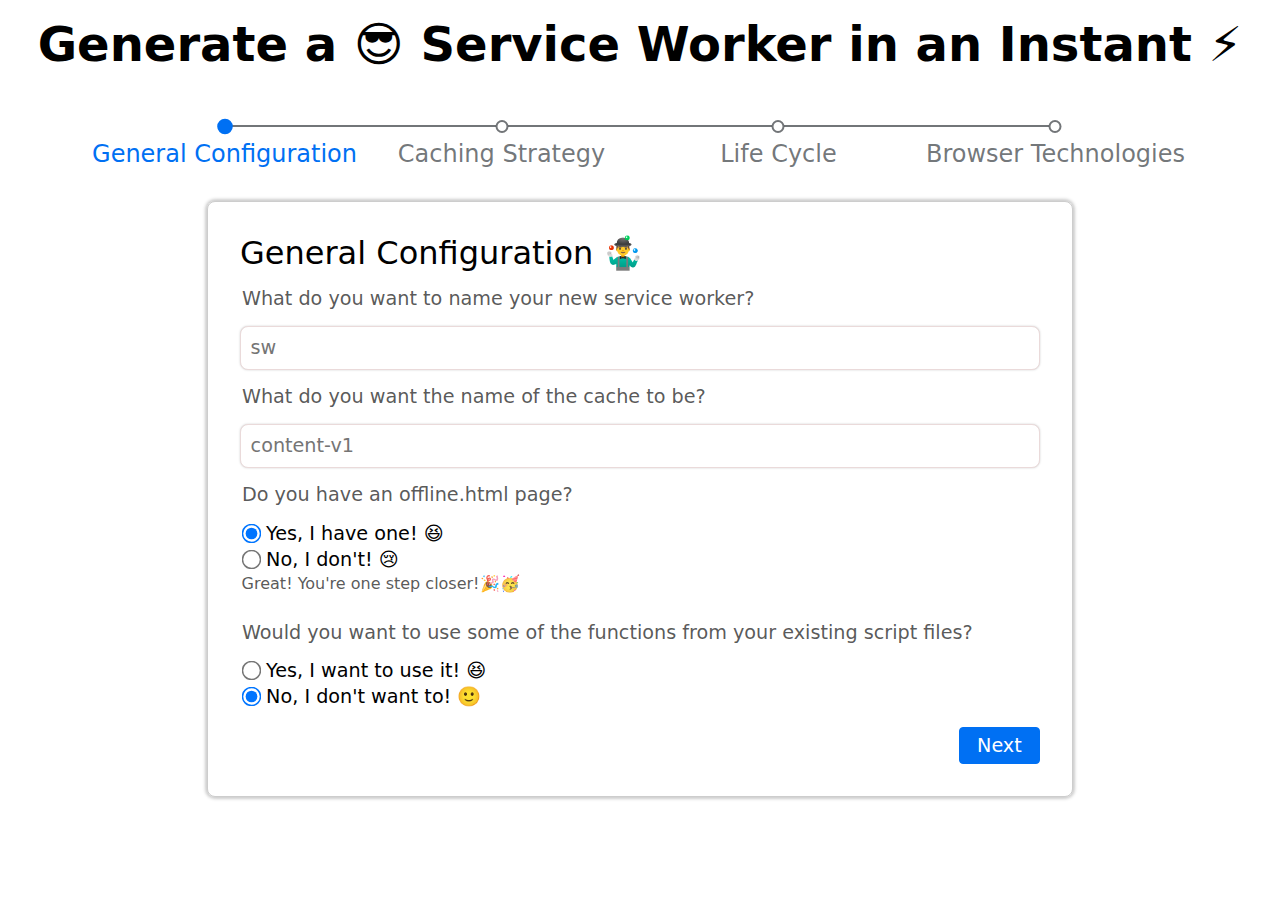
<file: index.html>
<!DOCTYPE html>
<html lang="en">

<head>
    <meta charset="UTF-8">
    <meta name="viewport" content="width=device-width, initial-scale=1.0">
    <meta name="description" content="Generate Cool Service Workers Instantly ⚡">
    <meta name="keywords" content="service workers, instant, generator">
    <meta name="theme-color" content="#FFFFFF" />
    <link rel="stylesheet" href="./assets/css/main.css">
    <link rel="apple-touch-icon" href="./apple-touch-icon.png">
    <link rel="manifest" href="./site.webmanifest">
    <link rel="shortcut icon" href="./favicon.ico" type="image/x-icon">
    <title>Create New Service Worker</title>
</head>

<body>
    <div class="wrapper">

        <span class="title">Generate a 😎 Service Worker in an Instant ⚡</span>

        <div class="formProgress">
            <button type="button" class="progressIcon progressActive firstProgress"
                aria-label="Progress Level General Configuration">General Configuration</button>
            <button type="button" class="progressIcon secondProgress"
                aria-label="Progress Level Caching Strategy">Caching Strategy</button>
            <button type="button" class="progressIcon thirdProgress" aria-label="Progress Level Life Cycle">Life
                Cycle</button>
            <button type="button" class="progressIcon fourthProgress"
                aria-label="Progress Level Browser Technologies">Browser Technologies</button>
        </div>

        <div class="formContainer">
            <div class="firstPanel showPanel">
                <span class="panelTitle">General Configuration 🤹‍♂️</span>
                <div class="questionContainer">

                    <div class="newInput">
                        <span>What do you want to name your new service worker?</span>
                        <input type="text" id="serviceWorkerName" class="inputForm"
                            aria-label="Name of your Service Worker" required placeholder="sw">
                    </div>

                    <div class="newInput">
                        <span>What do you want the name of the cache to be?</span>
                        <input type="text" id="cacheName" class="inputForm" aria-label="Name of your cache" required
                            placeholder="content-v1">
                    </div>

                    <div class="newInput">
                        <span>Do you have an offline.html page?</span>
                        <div class="radioInput">
                            <input type="radio" name="offlinePage" id="yesOffline" class="inputForm"
                                aria-label="I have an offline.html page" data-id="Great! You're one step closer!🎉🥳"
                                required checked value="true">
                            <label for="yesOffline">Yes, I have one! 😆</label>
                        </div>

                        <div class="radioInput">
                            <input type="radio" name="offlinePage" id="noOffline" class="inputForm"
                                aria-label="I don't have an offline.html page"
                                data-id="No worries. We'll create one along the way🤗" required value="false">
                            <label for="noOffline">No, I don't! 😢</label>
                        </div>

                        <span class="subResponse">Great! You're one step closer!🎉🥳</span>

                    </div>

                    <div class="newInput">
                        <span>Would you want to use some of the functions from your existing script files?</span>
                        <div class="radioInput">
                            <input type="radio" name="importScripts" id="needScript" class="inputForm"
                                aria-label="Yes, I want to use it! 😆" required value="true">
                            <label for="needScript">Yes, I want to use it! 😆</label>
                        </div>

                        <div class="radioInput">
                            <input type="radio" name="importScripts" id="noScript" class="inputForm"
                                aria-label="No, I don't want to! 🙂" required checked value="false">
                            <label for="noScript">No, I don't want to! 🙂</label>
                        </div>

                    </div>

                    <div class="navigationButtonsContainer">
                        <br />
                        <button class="nextSection" id="firstNextButton" type="button"
                            aria-label="Next Section">Next</button>
                    </div>

                </div>
            </div>
            <div class="secondPanel">
                <span class="panelTitle">Caching Strategy 🧠💪 (Pre Cache)</span>

                <div class="questionContainer">
                    <div class="newInput">
                        <span>Do you want to respect your user's network connection when pre-caching?</span>
                        <div class="radioInput">
                            <input type="radio" name="respectNetwork" id="respectUser" class="inputForm"
                                aria-label="Yes, I want to respect user's network connection 😇" required checked
                                value="true">
                            <label for="respectUser">Yes, I want to respect user's network connection 😇</label>
                        </div>

                        <div class="radioInput">
                            <input type="radio" name="respectNetwork" id="dontRespect" class="inputForm"
                                aria-label="Nah, who cares? 🥱" required value="false">
                            <label for="dontRespect">Nah, who cares? 🥱</label>
                        </div>

                    </div>

                    <div class="newInput">
                        <span>Enter the Assets 📦 to Pre-Cache</span>
                        <span class="subResponse">Enter the absolute links to the assets you want to pre-cache (relative
                            to the root of your site)</span>

                        <div class="valuesContainer precacheAssetsClass">
                            <span class="value">
                                <input type="text" aria-label="Asset Link" placeholder="/assets/css/main.css">
                                <img class="deleteIcon" src="./assets/images/delete.svg" height="40" width="40"
                                    alt="Delete Entry">
                            </span>
                        </div>

                        <div class="addMoreValues">
                            <img src="./assets/images/add.svg" alt="Add New Entry" height="25" width="25">
                            <span>Add New Entry</span>
                        </div>
                    </div>

                    <div class="newInput">
                        <span>Enter the Pages 📄 to Pre-Cache</span>
                        <span class="subResponse">Enter the absolute links to the pages you want to pre-cache (relative
                            to the root of your site)</span>

                        <div class="valuesContainer precachePagesClass">
                            <span class="value">
                                <input type="text" aria-label="Asset Link" placeholder="/blog">
                                <img class="deleteIcon" src="./assets/images/delete.svg" height="40" width="40"
                                    alt="Delete Entry">
                            </span>
                        </div>

                        <div class="addMoreValues">
                            <img src="./assets/images/add.svg" alt="Add New Entry" height="25" width="25">
                            <span>Add New Entry</span>
                        </div>
                    </div>

                    <div class="navigationButtonsContainer">
                        <button class="prevSection" id="firstPrevButton" type="button"
                            aria-label="Previous Section">Back</button>
                        <button class="nextSection" id="secondNextButton" type="button"
                            aria-label="Next Section">Next</button>
                    </div>
                </div>
            </div>
            <div class="thirdPanel">
                <span class="panelTitle">Life Cycle 🧬</span>
                <div class="questionContainer">
                    <div class="newInput">
                        <span>Do you use any CDNs?</span>
                        <span class="subResponse"> If so, do you want to cache them as well? If yes, add the links to
                            the cdns.</span>
                        <span class="subResponse"> Just enter the hostnames of the CDNs. For Eg: If it's jQueryV3.6.0
                            from Google, just `ajax.googleapis.com` is enough</span>

                        <div class="valuesContainer getCDNClass">
                            <span class="value">
                                <input type="text" aria-label="Asset Link" placeholder="cdn.jsdelivr.net">
                                <img class="deleteIcon" src="./assets/images/delete.svg" height="40" width="40"
                                    alt="Delete Entry">
                            </span>
                        </div>

                        <div class="addMoreValues">
                            <img src="./assets/images/add.svg" alt="Add New Entry" height="25" width="25">
                            <span>Add New Entry</span>
                        </div>
                    </div>

                    <div class="newInput">
                        <span>Do you use an Image Network like 8biticon or face.co?</span>
                        <span class="subResponse">If yes, add the links to the Image CDNS.</span>

                        <div class="valuesContainer getImageCDNClass">
                            <span class="value">
                                <input type="text" aria-label="Asset Link" placeholder="avatars.dicebear.com">
                                <img class="deleteIcon" src="./assets/images/delete.svg" height="40" width="40"
                                    alt="Delete Entry">
                            </span>
                        </div>

                        <div class="addMoreValues">
                            <img src="./assets/images/add.svg" alt="Add New Entry" height="25" width="25">
                            <span>Add New Entry</span>
                        </div>

                        <br />
                        <span class="subResponse">Enter the link for a fallback Image. This image will be used if the
                            service worker encounters troubles while fetching the real images</span>
                        <input type="text" id="fallbackAvatar" class="inputForm" aria-label="Link to the Fallback Image"
                            required placeholder="/assets/images/profile.png">

                    </div>

                    <div class="newInput">
                        <span>Choose the Delivery Strategy of the Fetch Event: <br> Cache Only and Network Only stuff
                            don't work good in my experience. So you get only 2 options. 😈</span>
                    </div>


                    <div class="newInput">
                        <span>Delivery Strategy of your web app files - local</span>
                        <div class="radioInput">
                            <input type="radio" name="localDelivery" id="cacheFirstLocal" class="inputForm"
                                aria-label="I have an offline.html page" required checked value="cacheFirst">
                            <label for="cacheFirstLocal">Cache First Falling back to Network Strategy 💪</label>
                        </div>

                        <div class="radioInput">
                            <input type="radio" name="localDelivery" id="networkFirstLocal" class="inputForm"
                                aria-label="I don't have an offline.html page" required value="networkFirst">
                            <label for="networkFirstLocal">Network First Falling back to Cache Strategy 🧠</label>
                        </div>

                    </div>

                    <div class="newInput">
                        <span>Delivery Strategy of your Image network and CDNs</span>
                        <div class="radioInput">
                            <input type="radio" name="cdnDelivery" id="cacheFirstCDN" class="inputForm"
                                aria-label="I have an offline.html page" required checked value="cacheFirst">
                            <label for="cacheFirstCDN">Cache First Falling back to Network Strategy 💪</label>
                        </div>

                        <div class="radioInput">
                            <input type="radio" name="cdnDelivery" id="networkFirstCDN" class="inputForm"
                                aria-label="I don't have an offline.html page" required value="networkFirst">
                            <label for="networkFirstCDN">Network First Falling back to Cache Strategy 🧠</label>
                        </div>

                    </div>




                    <div class="navigationButtonsContainer">
                        <button class="prevSection" id="secondPrevButton" type="button"
                            aria-label="Previous Section">Back</button>
                        <button class="nextSection" id="thirdNextButton" type="button"
                            aria-label="Next Section">Next</button>
                    </div>
                </div>

            </div>
            <div class="fourthPanel">
                <span class="panelTitle">Powerful Browser Technologies ⚡</span>
                <div class="questionContainer">
                    <div class="newInput">
                        <span>Do you plan to use these technologies?</span>

                        <div class="checkInput">
                            <input type="checkbox" class="technology" name="technology" id="bgfetch"
                                aria-label="Background Fetch">
                            <label for="fetch">Background Fetch</label>
                        </div>

                        <div class="checkInput">
                            <input type="checkbox" class="technology" name="technology" id="periodicsync"
                                aria-label="Periodic Background Sync">
                            <label for="periodic">Periodic Background Sync</label>
                        </div>

                        <div class="checkInput">
                            <input type="checkbox" class="technology" name="technology" id="webpush"
                                aria-label="Push API">
                            <label for="push">Push API</label>
                        </div>

                        <div class="checkInput">
                            <input type="checkbox" class="technology" name="technology" id="bgsync"
                                aria-label="Background Sync">
                            <label for="sync">Background Sync</label>
                        </div>
                    </div>



                    <div class="navigationButtonsContainer">
                        <button class="prevSection" id="thirdPrevButton" type="button"
                            aria-label="Previous Section">Back</button>
                        <button class="finishSection" id="finishButton" type="button"
                            aria-label="Next Section">Finish</button>
                    </div>
                </div>

            </div>
            <div class="fifthPanel">
                <span class="panelTitle">Your Service Worker is ready to be installed 💻💠⚡</span>
                <button type="button" class="downloadButton">
                    <img src="./assets/images/download.svg" alt="Download Service Worker" height="40" width="40">
                    <span>Download Service Worker</span>
                </button>
                <button type="button" class="downloadOffline">
                    <img src="./assets/images/download.svg" alt="Download Offline.html" height="40" width="40">
                    <span>Download offline.html</span>
                </button>

                <span class="resultSpan">Points to remember:</span>
                <span class="resultSubSpan">&bull; Place the service worker in the root of your site and make sure
                    offline.html also lives there.</span>
                <span class="resultSubSpan">&bull; Add the below snippet to end of your <strong>&lt;body&gt;</strong> tag in your
                    index.html file:</span>
                <pre class="resultCode" id="codeSnippet"></pre>
                <span class="resultSubSpan">&bull; Make sure the assets you want to cache are in the specified path.
                    Failure to do so may/will result in a failed installation of the service worker.</span>
                <span class="resultSubSpan">&bull; Background Sync, Periodic Background Sync, Background Fetch won't
                    work unless the web app is installed as a Progressive Web App (PWA) and is served from an HTTPS
                    server or from localhost. And also depends on the browser compatibility.</span>
            </div>
        </div>
    </div>
    <script src="./assets/js/generator.js"></script>
    <script src="./assets/js/app.js"></script>
    <script src="./assets/js/navigate.js"></script>
    <script defer>
        if ('serviceWorker' in navigator) {
            window.addEventListener('load', () => {
                navigator.serviceWorker.register('serviceworker.js')
                    .then((reg) => console.log('%cA Service Worker is installed Successfully and is ACTIVE for the scope:', 'color: #4cd137;', reg.scope))
                    .catch((err) => {
                        console.log('%cService Worker Installation FAILED. ', 'color: #f39c12; font-size: 1.5rem;')
                        console.log('%cReason: ', 'color: #f39c12;', err)
                    })
            })
        }
    </script>
</body>

</html>
</file>
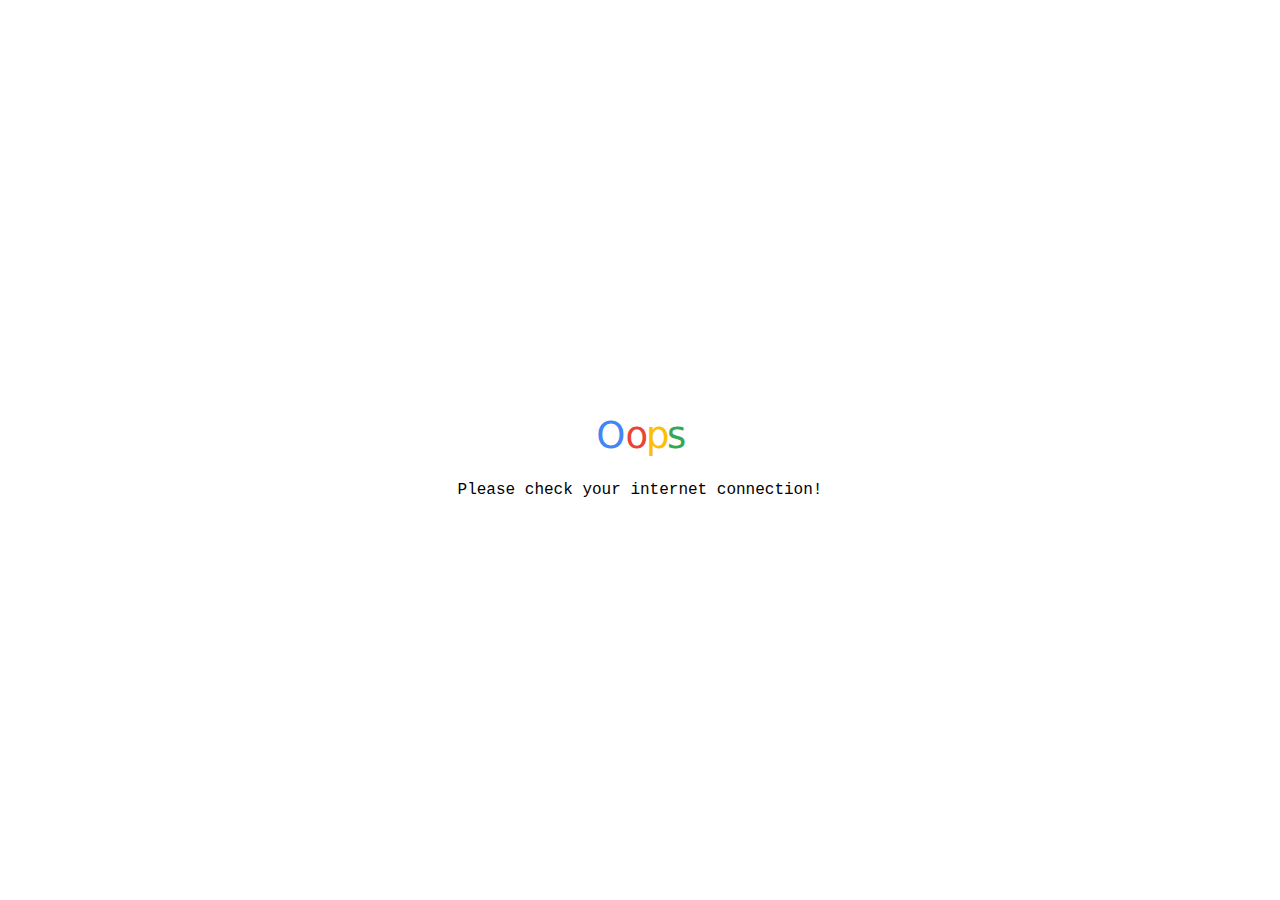
<file: offline.html>
<!DOCTYPE html>
<html lang="en">
    <head>
        <meta charset="UTF-8" name="viewport" content="width=device-width,initial-scale=1">
        <style>body,html{min-height:100%;height:100%;margin:0;border:0;box-sizing:border-box;display:flex;align-items:center;justify-content:center}.wrapper{display:flex;flex-direction:column;align-items:center;justify-content:center}.logoContainer{display:flex;align-items:center;justify-content:center}.content{display:grid;place-items:center;text-align:center;font-family:courier}</style>
        <title>Offline</title>
    </head>
    <body>
        <div class="wrapper">
            <div class="logoContainer">
                <svg width="134" height="80" xmlns="http://www.w3.org/2000/svg" xmlns:xlink="http://www.w3.org/1999/xlink" overflow="hidden">
                    <defs>
                        <clipPath id="clip0">
                            <rect x="764" y="344" width="134" height="80"/>
                        </clipPath>
                    </defs>
                    <g clip-path="url(#clip0)" transform="translate(-764 -344)">
                        <text fill="#4285F4" font-family='system-ui, -apple-system, BlinkMacSystemFont, "Segoe UI", Roboto, Oxygen, Ubuntu, Cantarell, "Open Sans", "Helvetica Neue", sans-serif' font-weight="500" font-size="37" transform="translate(787.262 391)">
                            O
                            <tspan fill="#EA4335" font-size="37" x="29.1666" y="0">o</tspan>
                            <tspan fill="#FDBE05" font-size="37" x="49.8333" y="0">p</tspan>
                            <tspan fill="#34A853" font-size="37" x="70.8333" y="0">s</tspan>
                        </text>
                    </g>
                </svg>
            </div>
            <div class="content"><span>Please check your internet connection!</span></div>
        </div>
    </body>
</html>
</file>
<file: assets/css/main.css>
:root {
	--maxWidth: 800px;
	--minWidth: 800px;
	--minHeight: 20vh;
	--lightBlack: #44444444;
    --evenLighterBlack: #44444469;
    --borderWhite: #dadce0;
    --pureWhite: #ffffff;
    --backgroundWhite: #f7f7f7;
    --codeBlack: #202124;
    --prevRed: #ba000d;
    --finishGreen: #255d00;
    --backgroundNext: #0066db;
    --nextBlue: #0070f3;
    --white: #FFF;
    --black: #000;
    --eaWhite: #eadada;
    --spanColor: #3d3d3ddb;
    --progressBlack: #363b3fb3;
}

* {
	font-family: system-ui, -apple-system, BlinkMacSystemFont, "Segoe UI",
		Roboto, Oxygen, Ubuntu, Cantarell, "Open Sans", "Helvetica Neue",
		sans-serif;
	-webkit-tap-highlight-color: transparent;
	font-weight: 400;
}

html,
body {
	margin: 0;
	padding: 0;
}

body {
	display: -webkit-box;
	display: -ms-flexbox;
	display: flex;
	-webkit-box-align: center;
	    -ms-flex-align: center;
	        align-items: center;
	-webkit-box-pack: center;
	    -ms-flex-pack: center;
	        justify-content: center;
}

a {
    text-decoration: none;
    color: var(--nextBlue);
    border-bottom: 0.5px solid transparent;
}

a:hover {
    border-bottom: 0.5px solid var(--nextBlue);
    -webkit-transition: all .2s ease-in-out;
    -o-transition: all .2s ease-in-out;
    transition: all .2s ease-in-out;
}

strong {
    font-weight: 600;
}

.wrapper {
	padding: 1rem;
	display: -webkit-box;
	display: -ms-flexbox;
	display: flex;
	-webkit-box-orient: vertical;
	-webkit-box-direction: normal;
	    -ms-flex-direction: column;
	        flex-direction: column;
	-webkit-box-align: center;
	    -ms-flex-align: center;
	        align-items: center;
	-webkit-box-pack: center;
	    -ms-flex-pack: center;
	        justify-content: center;
}

@media screen and (max-width: 480px) {
    .wrapper {
        padding: 0.3rem;
    }
}

.title {
	font-size: 3rem;
	font-weight: 700;
	padding-bottom: 2rem;
    text-align: center;
}

@media screen and (max-width: 480px) {
    .title {
        font-size: 2.3rem;
    }
}

.formProgress {
    padding: 1rem 1rem 2rem;
    display: grid;
    grid-template-columns: repeat(4, 1fr);
}

.progressIcon {
    overflow: visible;
    text-transform: none;
    -webkit-transition-property: all;
    -o-transition-property: all;
    transition-property: all;
    -webkit-transition-duration: 0.15s;
         -o-transition-duration: 0.15s;
            transition-duration: 0.15s;
    -webkit-transition-timing-function: linear;
         -o-transition-timing-function: linear;
            transition-timing-function: linear;
    -webkit-transition-delay: 0s;
         -o-transition-delay: 0s;
            transition-delay: 0s;
    position: relative;
    padding-top: 20px;
    text-indent: -9999px;
    color: var(--progressBlack);
    border: none;
    background-color: transparent;
    outline: none !important;
    text-indent: 0;
    -webkit-appearance: button;
    cursor: pointer;
    font-size: 1.5rem;
}

@media screen and (max-width: 480px) {
    .progressIcon {
        font-size: 0.8rem;
    }
}
.progressIcon::before {
    position: absolute;
    top: 0;
    left: 50%;
    display: block;
    width: 13px;
    height: 13px;
    content: "";
    -webkit-transform: translateX(-50%);
        -ms-transform: translateX(-50%);
            transform: translateX(-50%);
    -webkit-transition: all 0.15s linear 0s, -webkit-transform 0.15s cubic-bezier(0.05, 1.09, 0.16, 1.4) 0s;
    transition: all 0.15s linear 0s, -webkit-transform 0.15s cubic-bezier(0.05, 1.09, 0.16, 1.4) 0s;
    -o-transition: all 0.15s linear 0s, transform 0.15s cubic-bezier(0.05, 1.09, 0.16, 1.4) 0s;
    transition: all 0.15s linear 0s, transform 0.15s cubic-bezier(0.05, 1.09, 0.16, 1.4) 0s;
    transition: all 0.15s linear 0s, transform 0.15s cubic-bezier(0.05, 1.09, 0.16, 1.4) 0s, -webkit-transform 0.15s cubic-bezier(0.05, 1.09, 0.16, 1.4) 0s;
    border: 2px solid currentColor;
    border-radius: 50%;
    background-color: var(--white);
    -webkit-box-sizing: border-box;
            box-sizing: border-box;
    z-index: 3;
}

.progressIcon::after {
    position: absolute;
    top: 5px;
    left: calc(-50% - 13px / 2);
    -webkit-transition-property: all;
    -o-transition-property: all;
    transition-property: all;
    -webkit-transition-duration: 0.15s;
         -o-transition-duration: 0.15s;
            transition-duration: 0.15s;
    -webkit-transition-timing-function: linear;
         -o-transition-timing-function: linear;
            transition-timing-function: linear;
    -webkit-transition-delay: 0s;
         -o-transition-delay: 0s;
            transition-delay: 0s;
    display: block;
    width: 100%;
    height: 2px;
    content: "";
    background-color: currentColor;
    z-index: 1;
}

.firstProgress::after {
    left: calc(-50% - 13px / 0);
}

.progressActive {
    color: #0070f3;
}

.progressActive::before {
    -webkit-transform: translateX(-50%) scale(1.2);
        -ms-transform: translateX(-50%) scale(1.2);
            transform: translateX(-50%) scale(1.2);
    background-color: currentColor;
}

.formContainer {
	display: -webkit-box;
	display: -ms-flexbox;
	display: flex;
	-webkit-box-align: start;
	    -ms-flex-align: start;
	        align-items: flex-start;
	max-width: var(--maxWidth);
	overflow-x: hidden;
	border-radius: 8px;
	border: 1px solid var(--lightBlack);
	-webkit-box-shadow: 0 0 3px 2px var(--lightBlack);
	        box-shadow: 0 0 3px 2px var(--lightBlack);
	min-height: var(--minHeight);
	padding: 2rem;
}

@media screen and (max-width: 480px) {
    .formContainer {
        padding: 1rem;
    }
}

.firstPanel,
.secondPanel,
.thirdPanel,
.fourthPanel,
.fifthPanel {
    display: none;
}

.showPanel {
    min-width: var(--minWidth);
    display: -webkit-box;
    display: -ms-flexbox;
    display: flex;
    -webkit-box-orient: vertical;
    -webkit-box-direction: normal;
        -ms-flex-direction: column;
            flex-direction: column;
    -webkit-box-pack: center;
        -ms-flex-pack: center;
            justify-content: center;

}

@media screen and (max-width: 908px) {
    .showPanel {
        min-width: unset;
    }
}

.panelTitle {
	text-align: left;
	font-size: 2rem;
	font-weight: 500;
}

.newInput {
    display: -webkit-box;
    display: -ms-flexbox;
    display: flex;
    -webkit-box-orient: vertical;
    -webkit-box-direction: normal;
        -ms-flex-direction: column;
            flex-direction: column;
}

.newInput > span {
    padding: 0.8em 0.1em;
    font-size: 1.2rem;
    color: var(--spanColor);
}

.newInput span.subResponse {
    padding: 0 0.1em 0.8em 0.1em;
    font-size: 1rem;
}

.newInput input[type="text"] {
    font-size: 1.2rem;
    padding: 0.6rem;
    border-radius: 0.5rem;
    border: 1px solid var(--eaWhite);
    outline: 0;
    -webkit-box-shadow: 0 0 2px 0px #44444444;
    box-shadow: 0 0 2px 0px #44444444;
    color: var(--black);
}

.newInput input[type="text"]:hover, .newInput input[type="text"]:focus {
    -webkit-box-shadow: 6px 4px 4px 0px #44444444;
    box-shadow: 6px 4px 4px 0px #44444444;
}

.newInput .radioInput input[type="radio"], .newInput .checkInput input[type="checkbox"] {
    margin-bottom: 0.5rem;
    -ms-transform: scale(1.5); /* IE 9 */
    -webkit-transform: scale(1.5); /* Chrome, Safari, Opera */
    transform: scale(1.5);
}


.newInput .radioInput label, .newInput .checkInput label {
    font-size: 1.2rem;
    outline: 0;
    color: var(--black);
}

@media screen and (max-width: 480px) {
    .newInput .radioInput input[type="radio"], .newInput .checkInput input[type="checkbox"] {
        -ms-transform: scale(1.7); /* IE 9 */
        -webkit-transform: scale(1.7); /* Chrome, Safari, Opera */
        transform: scale(1.7);
        margin-bottom: 1.3rem;
    }

    .newInput .radioInput label, .newInput .checkInput label {
        padding-left: 0.5rem;
    }
}

.navigationButtonsContainer {
    margin-top: 1rem;
    display: -webkit-box;
    display: -ms-flexbox;
    display: flex;
    -webkit-box-align: center;
        -ms-flex-align: center;
            align-items: center;
    -webkit-box-pack: justify;
        -ms-flex-pack: justify;
            justify-content: space-between;
}

.nextSection, .prevSection, .finishSection {
    cursor: pointer;
    color: var(--white);
    background-color: var(--nextBlue);
    font-size: 1.2rem;
    padding: 0.3em 0.9em;
    border-radius: 4px;
    border: 1px solid var(--nextBlue);
    text-align: center;
}

.nextSection:hover, .nextSection:focus,
.finishSection:hover, .finishSection:focus,
.prevSection:hover, .prevSection:focus {
    background-color: var(--backgroundNext);
    -webkit-transform: scale(1.05);
        -ms-transform: scale(1.05);
            transform: scale(1.05);
    -webkit-transition: all 0.2s linear;
    -o-transition: all 0.2s linear;
    transition: all 0.2s linear;
}

.prevSection {
    background-color: var(--prevRed);
    border: 1px solid var(--prevRed);
}

.finishSection {
    background-color: var(--finishGreen);
    border: 1px solid var(--finishGreen);
}

.prevSection:hover, .prevSection:focus {
    background-color: #b2102f;
}

.finishSection:hover, .finishSection:focus {
    background-color: hsl(96, 100%, 15%);
}

.valuesContainer span.value {
    display: -webkit-box;
    display: -ms-flexbox;
    display: flex;
    -webkit-box-align: center;
        -ms-flex-align: center;
            align-items: center;
    padding: 0.4rem 0.1rem;
}

.valuesContainer span.value input[type="text"] {
    width: 80%;
}

.valuesContainer span.value img {
    padding-left: 0.5rem;
    cursor: pointer;
}

.valuesContainer span.value img:hover {
    -webkit-transform: scale(1.05);
        -ms-transform: scale(1.05);
            transform: scale(1.05);
    -webkit-transition: all 0.1s cubic-bezier(0.075, 0.82, 0.165, 1);
    -o-transition: all 0.1s cubic-bezier(0.075, 0.82, 0.165, 1);
    transition: all 0.1s cubic-bezier(0.075, 0.82, 0.165, 1);
}

.addMoreValues {
    display: -webkit-box;
    display: -ms-flexbox;
    display: flex;
    -webkit-box-align: center;
        -ms-flex-align: center;
            align-items: center;
    padding: 0.3em 0.5em;
    border: 1px solid var(--lightBlack);
    border-radius: 6px;
    background-color: var(--lightBlack);
    width: -moz-fit-content;
    width: -webkit-fit-content;
    width: fit-content;
    margin-top: 1rem;
    cursor: pointer;
    font-size: 0.9rem;
}

.addMoreValues:hover, .addMoreValues:focus {
    -webkit-transform: scale(1.05);
        -ms-transform: scale(1.05);
            transform: scale(1.05);
    -webkit-transition: all 0.1s cubic-bezier(0.075, 0.82, 0.165, 1);
    -o-transition: all 0.1s cubic-bezier(0.075, 0.82, 0.165, 1);
    transition: all 0.1s cubic-bezier(0.075, 0.82, 0.165, 1);
}

.addMoreValues img {
    padding-right: 0.5rem;
    pointer-events: none;
}

.addMoreValues span {
    pointer-events: none;
}

.downloadButton, .downloadOffline {
    display : -webkit-box;
    display : -ms-flexbox;
    display : flex;
    -webkit-box-align: center;
        -ms-flex-align: center;
            align-items: center;
    margin-top: 1rem;
    padding: 0.2em 0.6em;
    color: var(--pureWhite);
    background-color: var(--nextBlue);
    border: 1px solid var(--lightBlack);
    border-radius: 7px;
    -webkit-box-shadow: 4px 6px 3px 0 var(--lightBlack);
            box-shadow: 4px 6px 3px 0 var(--lightBlack);
    width: -moz-fit-content;
    width: -webkit-fit-content;
    width: fit-content;
    cursor: pointer;
    -webkit-user-select: none;
    -moz-user-select: none;
     -ms-user-select: none;
         user-select: none;
    -webkit-transition: all 0.2s linear;
    -o-transition: all 0.2s linear;
    transition: all 0.2s linear;
    font-size: 1.3rem;

}

.downloadButton:active, .downloadOffline:active {
    -webkit-transform: scale(1.05);
        -ms-transform: scale(1.05);
            transform: scale(1.05);
    -webkit-transition: all 0.2s linear;
    -o-transition: all 0.2s linear;
    transition: all 0.2s linear;
}

/* .downloadButton:hover {
    transform: scale(1.05);
}   */

.downloadButton img, .downloadOffline img {
    padding-right: 1rem;
    pointer-events: none;
}

.downloadButton span, .downloadOffline span {
    pointer-events: none;
}

.resultSpan {
    font-size: 1.5rem;
    padding-top: 1.5rem;
}

.resultSubSpan {
    font-size: 1.2rem;
    padding-top: 1.1rem;
}

.resultCode {
    -webkit-box-sizing: border-box;
    box-sizing: border-box;
    margin: 32px 0;
    overflow: auto;
    padding: 16px;
    white-space: pre;
    border: 1px solid var(--borderWhite);
    background: var(--backgroundWhite);
    color: var(--codeBlack);
    font: 1rem/1.5em SFMono-Regular,Consolas,Liberation Mono,Menlo,monospace;
    -webkit-hyphens: none;
    -ms-hyphens: none;
    hyphens: none;
    -moz-tab-size: 2;
    -o-tab-size: 2;
       tab-size: 2;
    text-align: left;
    word-spacing: normal;
    border-radius: 8px;
    max-width: 85vw;
}

.resultCode::-webkit-scrollbar-thumb {
    background-color: var(--evenLighterBlack);
    border: 4px solid transparent;
    border-radius: 8px;
    background-clip: padding-box; 
}

.resultCode::-webkit-scrollbar {
    width: 16px;
}

@media screen and (max-width: 480px) {
    .resultCode {
        padding: unset;
        font: unset;
    }
}
</file>
